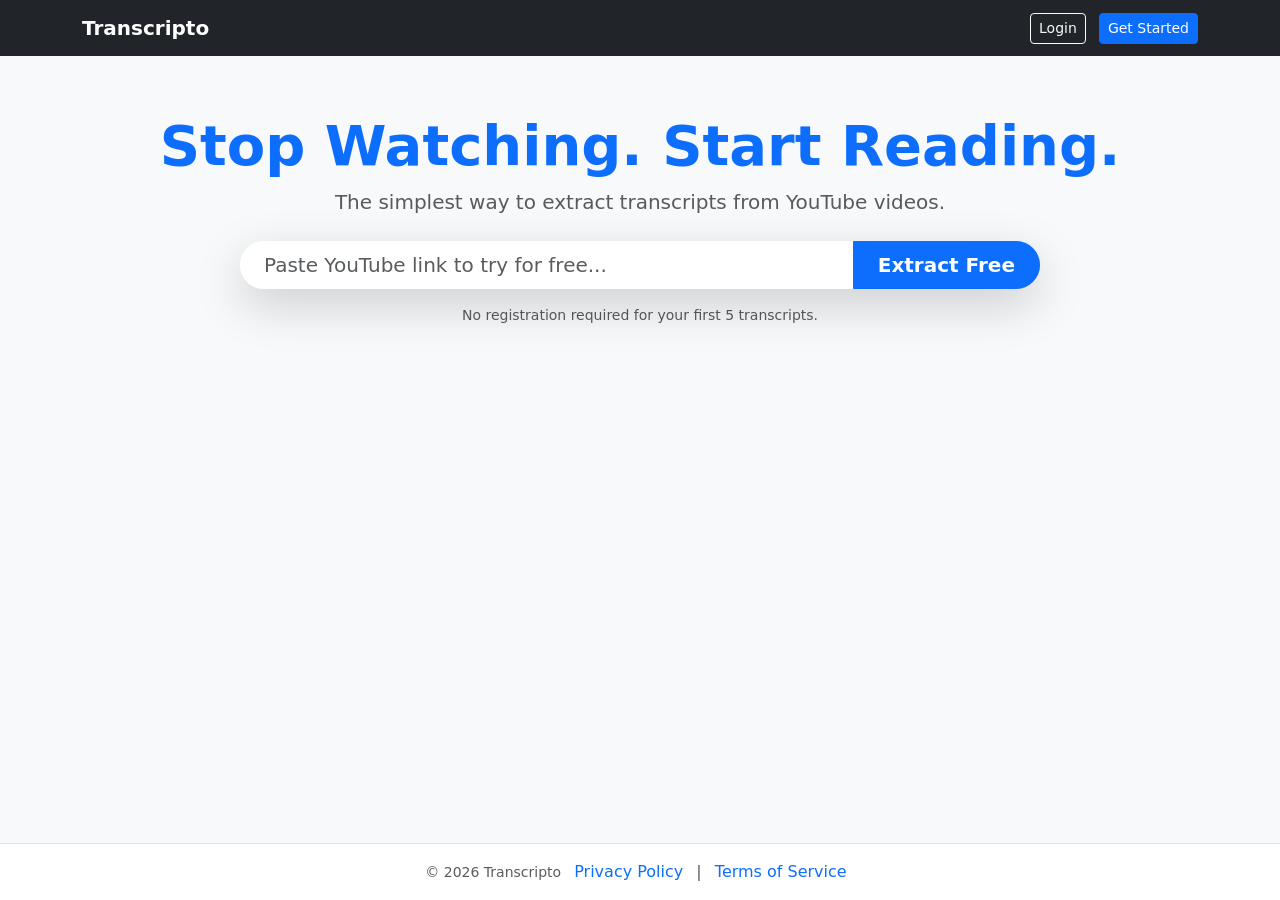
<file: frontend/index.html>
<!DOCTYPE html>
<html lang="en">

<head>
    <meta charset="UTF-8">
    <meta name="viewport" content="width=device-width, initial-scale=1.0">
    <title>Transcripto | YouTube to Text</title>
    <link href="https://cdn.jsdelivr.net/npm/bootstrap@5.3.0/dist/css/bootstrap.min.css" rel="stylesheet">
</head>

<body class="bg-light">

    <nav class="navbar navbar-expand-lg navbar-dark bg-dark">
        <div class="container">
            <a class="navbar-brand fw-bold" href="index.html">Transcripto</a>
            <div class="ms-auto">
                <a href="login.html" class="btn btn-outline-light btn-sm me-2">Login</a>
                <a href="signup.html" class="btn btn-primary btn-sm">Get Started</a>
            </div>
        </div>
    </nav>

    <main class="container py-5 mt-2">
        <div class="text-center mb-2">
            <h1 class="display-4 fw-bold text-primary">Stop Watching. Start Reading.</h1>
            <p class="lead text-muted mb-4">The simplest way to extract transcripts from YouTube videos.</p>

            <div class="input-group input-group-lg shadow-lg mx-auto mb-3"
                style="max-width: 800px; border-radius: 50px; overflow: hidden;">
                <input type="text" id="video-url" class="form-control border-0 ps-4"
                    placeholder="Paste YouTube link to try for free...">
                <button class="btn btn-primary px-4 fw-bold" id="guest-fetch-btn">Extract Free</button>
            </div>
            <p class="small text-muted" id="usage-hint">No registration required for your first 5 transcripts.</p>
        </div>

        <div id="guest-result-area" class="d-none">
            <div class="card border-0 shadow-lg text-start mx-auto" style="max-width: 900px; border-radius: 20px;">
                <div class="card-header bg-white border-0 pt-4 px-4">
                    <ul class="nav nav-pills nav-fill bg-light rounded-pill p-1" id="guestTabs" role="tablist">
                        <li class="nav-item">
                            <button class="nav-link active rounded-pill fw-bold" id="guest-plain-tab"
                                data-bs-toggle="pill" data-bs-target="#guest-plain-view">Clean Text</button>
                        </li>
                        <li class="nav-item">
                            <button class="nav-link rounded-pill fw-bold" id="guest-time-tab" data-bs-toggle="pill"
                                data-bs-target="#guest-time-view">With Timestamps</button>
                        </li>
                    </ul>
                </div>
                <div class="card-body p-4">
                    <div id="guest-loader" class="d-none text-center py-4">
                        <div class="spinner-border text-primary mb-2"></div>
                        <p class="text-muted">Extracting transcript...</p>
                    </div>

                    <div class="tab-content" id="guestTabContent">
                        <div class="tab-pane fade show active" id="guest-plain-view" role="tabpanel">
                            <div id="guest-content-plain" class="transcript-display text-muted"
                                style="max-height: 400px; overflow-y: auto; white-space: pre-wrap; font-size: 0.95rem;">
                            </div>
                        </div>
                        <div class="tab-pane fade" id="guest-time-view" role="tabpanel">
                            <div id="guest-content-time" class="transcript-display text-muted font-monospace"
                                style="max-height: 400px; overflow-y: auto; white-space: pre-wrap; font-size: 0.85rem;">
                            </div>
                        </div>
                    </div>
                </div>
                <div class="card-footer bg-light border-0 text-center p-3">
                    <p class="mb-2 small fw-bold">Want to save this transcript forever?</p>
                    <a href="signup.html" class="btn btn-outline-primary btn-sm rounded-pill px-4">Create Free
                        Account</a>
                </div>
            </div>
        </div>
    </main>

    <div class="modal fade" id="limitModal" tabindex="-1" aria-hidden="true">
        <div class="modal-dialog modal-dialog-centered">
            <div class="modal-content border-0 shadow-lg" style="border-radius: 20px;">
                <div class="modal-body text-center p-5">
                    <div class="display-1 text-primary mb-3"><i class="bi bi-lock-fill"></i></div>
                    <h3 class="fw-bold">Free Limit Reached</h3>
                    <p class="text-muted">You've used your 5 free guest credits. Join Transcripto to unlock unlimited
                        extractions and history tracking!</p>
                    <a href="signup.html" class="btn btn-primary btn-lg w-100 rounded-pill mb-2">Sign Up for Free</a>
                    <button type="button" class="btn btn-link text-muted" data-bs-dismiss="modal">Maybe Later</button>
                </div>
            </div>
        </div>
    </div>

    <footer class="fixed-bottom bg-white border-top py-3 text-center text-muted" style="z-index: 1050;">
        <small>&copy; 2026 Transcripto</small>
        <a href="privacy.html" class="text-decoration-none mx-2">Privacy Policy</a> |
        <a href="terms.html" class="text-decoration-none mx-2">Terms of Service</a>
    </footer>
    <script src="https://code.jquery.com/jquery-3.6.0.min.js"></script>
    <script src="config.js"></script>
    <script src="https://cdn.jsdelivr.net/npm/bootstrap@5.3.0/dist/js/bootstrap.bundle.min.js"></script>
    <script src="assets/js/controllers/guestController.js"></script>
    <script>
        /**
         * @author Eidan Khan
         */
        $(document).ready(function () {
            // Check if the user is already authenticated
            const token = sessionStorage.getItem('access_token');

            if (token) {
                console.log("Authenticated user detected. Redirecting to dashboard...");
                window.location.href = 'dashboard.html';
            } else {
                console.log("Guest user. Connected to API at:", CONFIG.API_BASE_URL);
            }
        });
    </script>
</body>

</html>
</file>
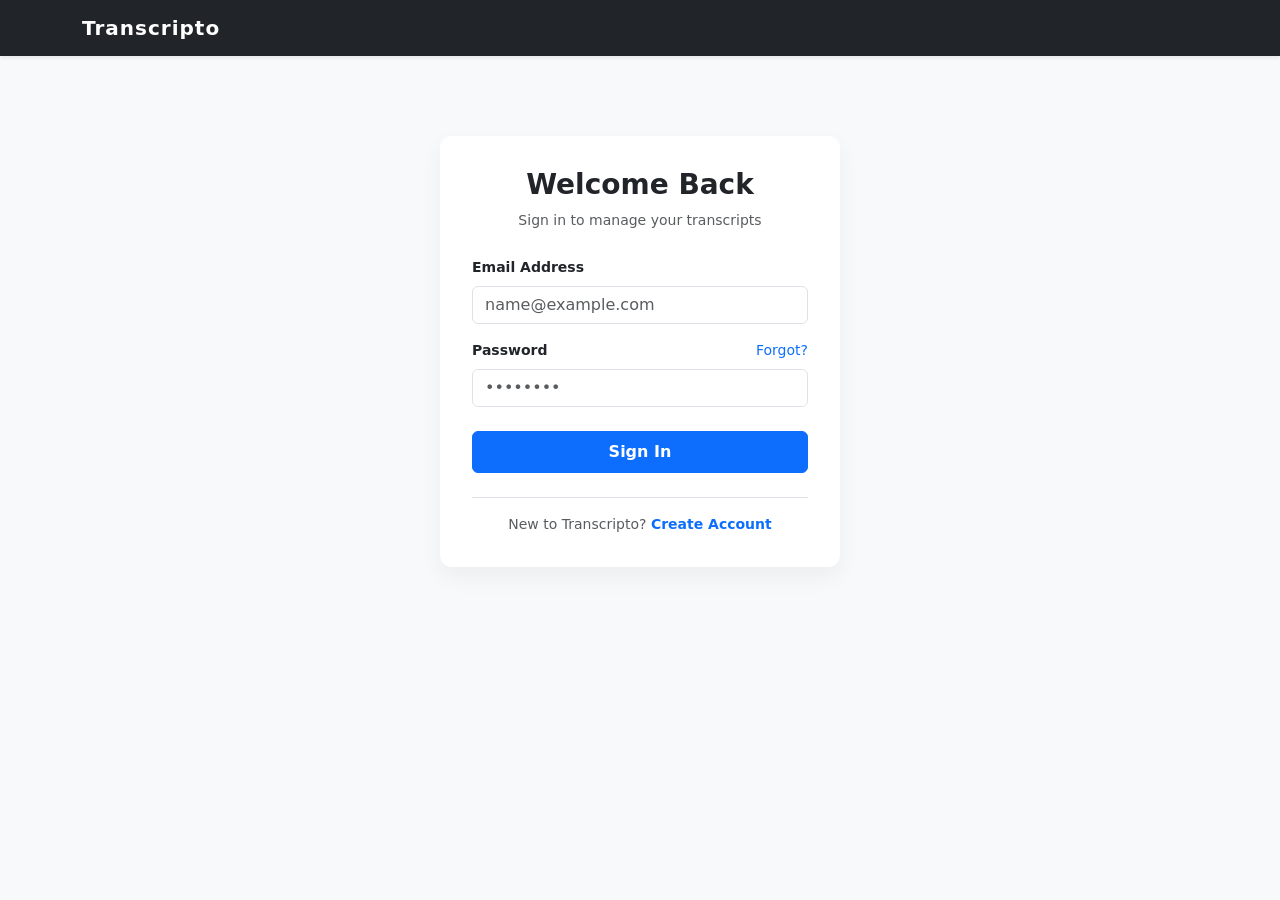
<file: frontend/dashboard.html>
<!DOCTYPE html>
<html lang="en">
<head>
    <meta charset="UTF-8">
    <title>Dashboard | Transcripto</title>
    <link href="https://fonts.googleapis.com/css2?family=Inter:wght@400;500;600;700&display=swap" rel="stylesheet">
    <link href="https://cdn.jsdelivr.net/npm/bootstrap@5.3.0/dist/css/bootstrap.min.css" rel="stylesheet">
    <link rel="stylesheet" href="https://cdn.jsdelivr.net/npm/bootstrap-icons@1.10.5/font/bootstrap-icons.css">
    <link rel="stylesheet" href="assets/css/main.css">
</head>
<body>

    <div class="app-container">
        <aside id="sidebar">
            <div class="p-4">
                <a class="navbar-brand fw-bold text-primary fs-4" href="index.html">Transcripto</a>
            </div>
            <div class="sidebar-header">Recent History</div>
            <div id="history-list" class="list-group list-group-flush"></div>
        </aside>

        <div id="main-content">
            <nav class="navbar navbar-expand-lg bg-white border-bottom py-3 px-4">
                <div class="container-fluid">
                    <span class="text-muted">Welcome back, <span id="user-display-name" class="fw-bold text-dark">User</span></span>
                    <div class="ms-auto">
                        <button id="logout-btn" class="btn btn-outline-danger btn-sm rounded-pill px-3">Logout</button>
                    </div>
                </div>
            </nav>

            <main class="container py-5">
                <div class="row justify-content-center">
                    <div class="col-xl-10 col-12">

                        <div class="text-center mb-5">
                            <h1 class="fw-bold mb-3">YouTube to Text</h1>
                            <div class="input-group input-group-lg shadow-sm mx-auto" style="max-width: 700px; border-radius: 50px; overflow: hidden;">
                                <input type="text" id="video-id" class="form-control border-0 ps-4" placeholder="Paste YouTube link here...">
                                <button class="btn btn-primary px-4 fw-bold" id="fetch-btn">Extract</button>
                            </div>
                        </div>

                        <div id="video-player-section" class="d-none mb-4 text-center">
                            <div class="video-wrapper shadow-lg">
                                <div id="player"></div>
                            </div>
                        </div>

                        <div id="result-workspace" class="card border-0 shadow-lg d-none" style="border-radius: 20px;">
                            <div class="card-header bg-white border-bottom-0 pt-4 px-4 d-flex justify-content-between align-items-center">
                                <ul class="nav nav-pills" id="transcriptTabs" role="tablist">
                                    <li class="nav-item">
                                        <button class="nav-link active fw-bold me-2" id="plain-tab" data-bs-toggle="pill" data-bs-target="#plain-view">Clean Transcript</button>
                                    </li>
                                    <li class="nav-item">
                                        <button class="nav-link fw-bold" id="timestamp-tab" data-bs-toggle="pill" data-bs-target="#timestamp-view">Video Timestamps</button>
                                    </li>
                                </ul>

                                <div class="d-flex align-items-center">
                                    <button class="btn btn-link text-muted me-3 text-decoration-none fw-medium p-0" onclick="copyCurrentTab()">
                                        <i class="bi bi-clipboard"></i> Copy
                                    </button>
                                    <button class="btn btn-primary btn-sm px-4 fw-bold shadow-sm" id="download-btn" onclick="downloadCurrentTab()">
                                        Download .txt
                                    </button>
                                </div>
                            </div>

                            <div class="card-body p-4 pt-2">
                                <div id="loader-section" class="d-none text-center py-5">
                                    <div class="spinner-pulse mx-auto mb-3"></div>
                                    <p class="text-muted fw-bold">Transcribing video...</p>
                                </div>

                                <div id="content-section">
                                    <div class="tab-content">
                                        <div class="tab-pane fade show active" id="plain-view">
                                            <div id="transcript-output" class="transcript-display"></div>
                                        </div>
                                        <div class="tab-pane fade" id="timestamp-view">
                                            <div id="timestamp-output" class="transcript-display monospace-font"></div>
                                        </div>
                                    </div>
                                </div>
                            </div>
                        </div>
                    </div>
                </div>
            </main>
        </div>
    </div>

    <script src="https://cdn.jsdelivr.net/npm/bootstrap@5.3.0/dist/js/bootstrap.bundle.min.js"></script>
    <script src="config.js"></script>
    <script src="https://code.jquery.com/jquery-3.6.0.min.js"></script>
    <script src="https://www.youtube.com/iframe_api"></script>
    <script src="assets/js/controllers/dashboard.js"></script>
</body>
</html>
</file>
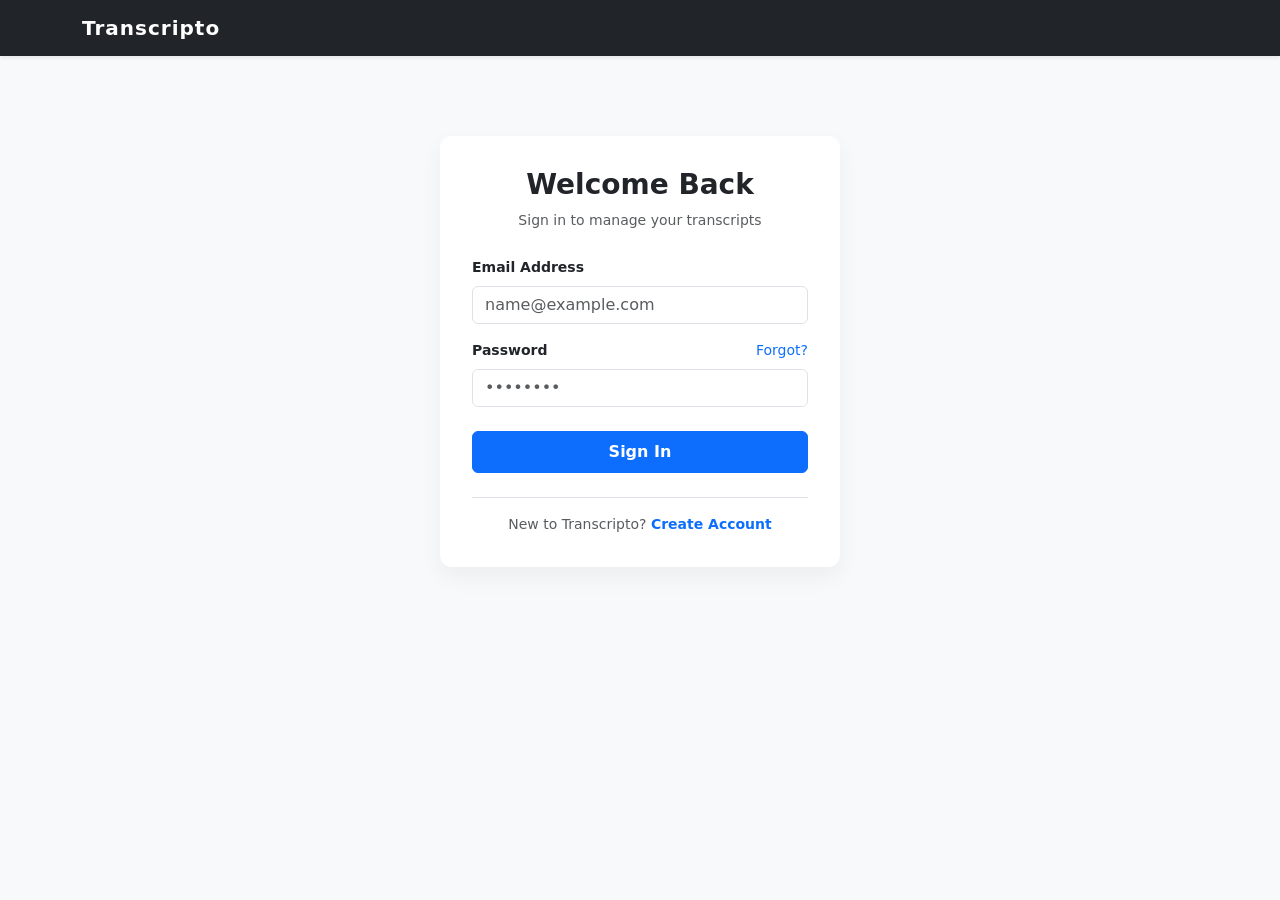
<file: frontend/login.html>
<!DOCTYPE html>
<html lang="en">

<head>
    <meta charset="UTF-8">
    <meta name="viewport" content="width=device-width, initial-scale=1.0">
    <title>Sign In | Transcripto</title>
    <link href="https://cdn.jsdelivr.net/npm/bootstrap@5.3.0/dist/css/bootstrap.min.css" rel="stylesheet">
    <style>
        .auth-card {
            max-width: 400px;
            margin: 80px auto;
            padding: 2rem;
            border-radius: 12px;
            background: white;
            box-shadow: 0 10px 25px rgba(0, 0, 0, 0.05);
        }

        .navbar-brand {
            letter-spacing: 1px;
        }
    </style>
</head>

<body class="bg-light">

    <nav class="navbar navbar-dark bg-dark shadow-sm">
        <div class="container">
            <a class="navbar-brand fw-bold" href="index.html">Transcripto</a>
        </div>
    </nav>

    <main class="container">
        <div class="auth-card">
            <header class="text-center mb-4">
                <h1 class="h3 fw-bold text-dark">Welcome Back</h1>
                <p class="text-muted small">Sign in to manage your transcripts</p>
            </header>

            <div id="login-alert" class="alert alert-danger d-none small"></div>

            <form id="login-form">
                <div class="mb-3">
                    <label class="form-label small fw-bold">Email Address</label>
                    <input type="email" id="email" class="form-control" placeholder="name@example.com" required>
                </div>
                <div class="mb-4">
                    <div class="d-flex justify-content-between">
                        <label class="form-label small fw-bold">Password</label>
                        <a href="forgot-password.html" class="small text-decoration-none text-primary">Forgot?</a>
                    </div>
                    <input type="password" id="password" class="form-control" placeholder="••••••••" required>
                </div>
                <button type="submit" id="login-btn" class="btn btn-primary w-100 py-2 fw-bold">
                    Sign In
                </button>
            </form>

            <footer class="text-center mt-4 pt-3 border-top">
                <p class="small text-muted mb-0">
                    New to Transcripto? <a href="signup.html" class="text-decoration-none fw-bold">Create Account</a>
                </p>
            </footer>
        </div>
    </main>

    <script src="config.js"></script>
    <script src="https://code.jquery.com/jquery-3.6.0.min.js"></script>
    <script src="assets/js/services/auth.js"></script>
    <script src="assets/js/controllers/login.js"></script>
</body>

</html>
</file>
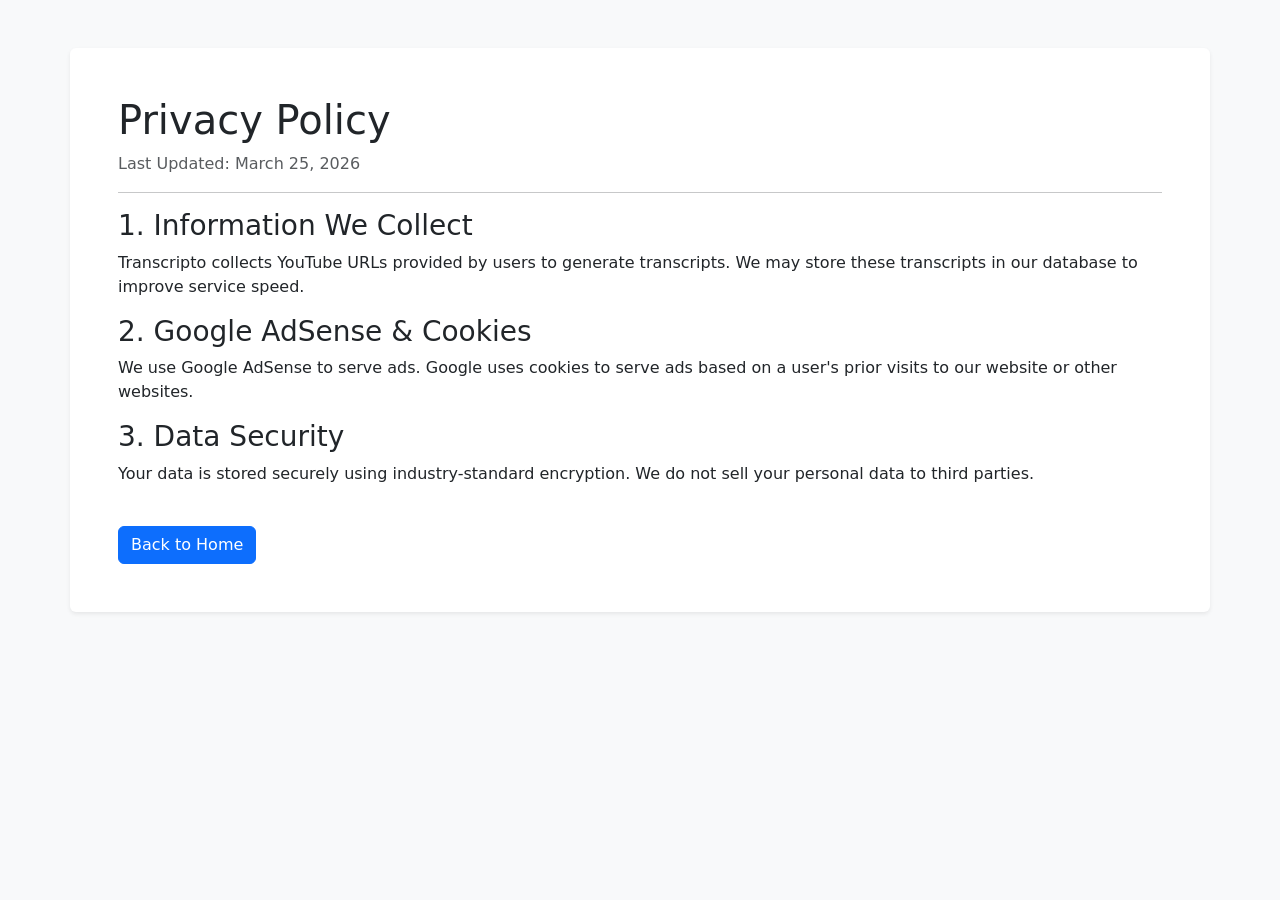
<file: frontend/privacy.html>
<!DOCTYPE html>
<html lang="en">

<head>
    <meta charset="UTF-8">
    <title>Privacy Policy - Transcripto</title>
    <link href="https://cdn.jsdelivr.net/npm/bootstrap@5.3.0/dist/css/bootstrap.min.css" rel="stylesheet">
    <link rel="icon" type="image/x-icon" href="favicon.ico">
</head>

<body class="bg-light">
    <div class="container my-5 bg-white p-5 shadow-sm rounded">
        <h1>Privacy Policy</h1>
        <p class="text-muted">Last Updated: March 25, 2026</p>
        <hr>

        <h3>1. Information We Collect</h3>
        <p>Transcripto collects YouTube URLs provided by users to generate transcripts. We may store these transcripts
            in our database to improve service speed.</p>

        <h3>2. Google AdSense & Cookies</h3>
        <p>We use Google AdSense to serve ads. Google uses cookies to serve ads based on a user's prior visits to our
            website or other websites.</p>

        <h3>3. Data Security</h3>
        <p>Your data is stored securely using industry-standard encryption. We do not sell your personal data to third
            parties.</p>

        <a href="index.html" class="btn btn-primary mt-4">Back to Home</a>
    </div>
</body>

</html>
</file>
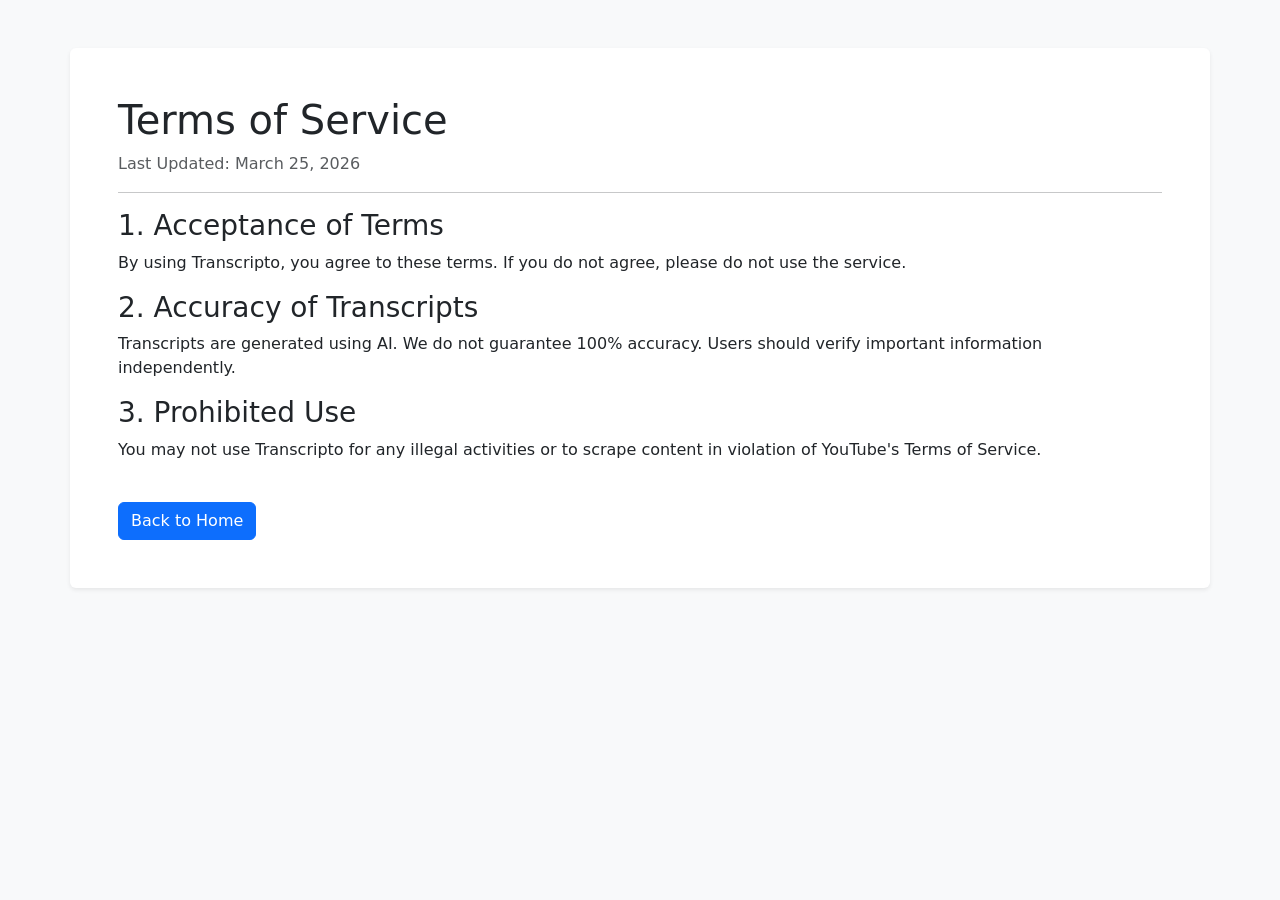
<file: frontend/terms.html>
<!DOCTYPE html>
<html lang="en">

<head>
    <meta charset="UTF-8">
    <title>Terms of Service - Transcripto</title>
    <link href="https://cdn.jsdelivr.net/npm/bootstrap@5.3.0/dist/css/bootstrap.min.css" rel="stylesheet">
    <link rel="icon" type="image/x-icon" href="favicon.ico">
</head>

<body class="bg-light">
    <div class="container my-5 bg-white p-5 shadow-sm rounded">
        <h1>Terms of Service</h1>
        <p class="text-muted">Last Updated: March 25, 2026</p>
        <hr>

        <h3>1. Acceptance of Terms</h3>
        <p>By using Transcripto, you agree to these terms. If you do not agree, please do not use the service.</p>

        <h3>2. Accuracy of Transcripts</h3>
        <p>Transcripts are generated using AI. We do not guarantee 100% accuracy. Users should verify important
            information independently.</p>

        <h3>3. Prohibited Use</h3>
        <p>You may not use Transcripto for any illegal activities or to scrape content in violation of YouTube's Terms
            of Service.</p>

        <a href="index.html" class="btn btn-primary mt-4">Back to Home</a>
    </div>
</body>

</html>
</file>
<file: frontend/assets/css/main.css>
/**
 * @author Eidan Khan
 */
:root {
    --sidebar-width: 280px;
    --primary-indigo: #4f46e5;
    --bg-light: #f8fafc;
}

body {
    font-family: 'Inter', sans-serif;
    background-color: var(--bg-light);
}

.d-none {
    display: none !important;
}

/* Pulse Loader Animation */
.spinner-pulse {
    width: 50px;
    height: 50px;
    background-color: var(--primary-indigo);
    border-radius: 100%;
    animation: sk-scaleout 1.1s infinite ease-in-out;
    opacity: 0.7;
}

@keyframes sk-scaleout {
    0% {
        transform: scale(0);
    }

    100% {
        transform: scale(1.0);
        opacity: 0;
    }
}

.app-container {
    display: flex;
    min-height: 100vh;
}

#sidebar {
    width: var(--sidebar-width);
    background: white;
    border-right: 1px solid #e5e7eb;
    position: fixed;
    height: 100vh;
}

#main-content {
    margin-left: var(--sidebar-width);
    flex-grow: 1;
}

.sidebar-header {
    padding: 1.5rem;
    font-size: 0.75rem;
    font-weight: 800;
    color: #94a3b8;
    text-transform: uppercase;
    letter-spacing: 0.1em;
}

.history-item {
    padding: 12px 20px;
    font-size: 0.85rem;
    border: none;
    background: transparent;
    width: 92%;
    display: flex;
    align-items: center;
    border-radius: 10px;
    margin: 4px auto;
    transition: 0.2s ease;
}

.history-item:hover {
    background-color: #f1f5f9;
    color: var(--primary-indigo);
    transform: translateX(4px);
}

.video-wrapper {
    display: inline-block;
    border-radius: 24px;
    overflow: hidden;
    background: #000;
    box-shadow: 0 20px 25px -5px rgba(0, 0, 0, 0.1);
}

.timestamp-link {
    color: var(--primary-indigo);
    background: #eef2ff;
    padding: 2px 8px;
    border-radius: 6px;
    font-weight: 600;
    cursor: pointer;
    text-decoration: none !important;
    transition: 0.2s;
    margin-right: 8px;
}

.timestamp-link:hover {
    background: var(--primary-indigo);
    color: white;
}

.transcript-display {
    height: 550px;
    overflow-y: auto;
    padding: 25px;
    line-height: 2;
    color: #334155;
    white-space: pre-wrap;
    background: #fff;
    border-radius: 16px;
    font-size: 1.05rem;
}

.monospace-font {
    font-family: 'SFMono-Regular', Consolas, monospace;
}

.nav-pills .nav-link.active {
    background-color: #eef2ff !important;
    color: var(--primary-indigo) !important;
}
</file>
